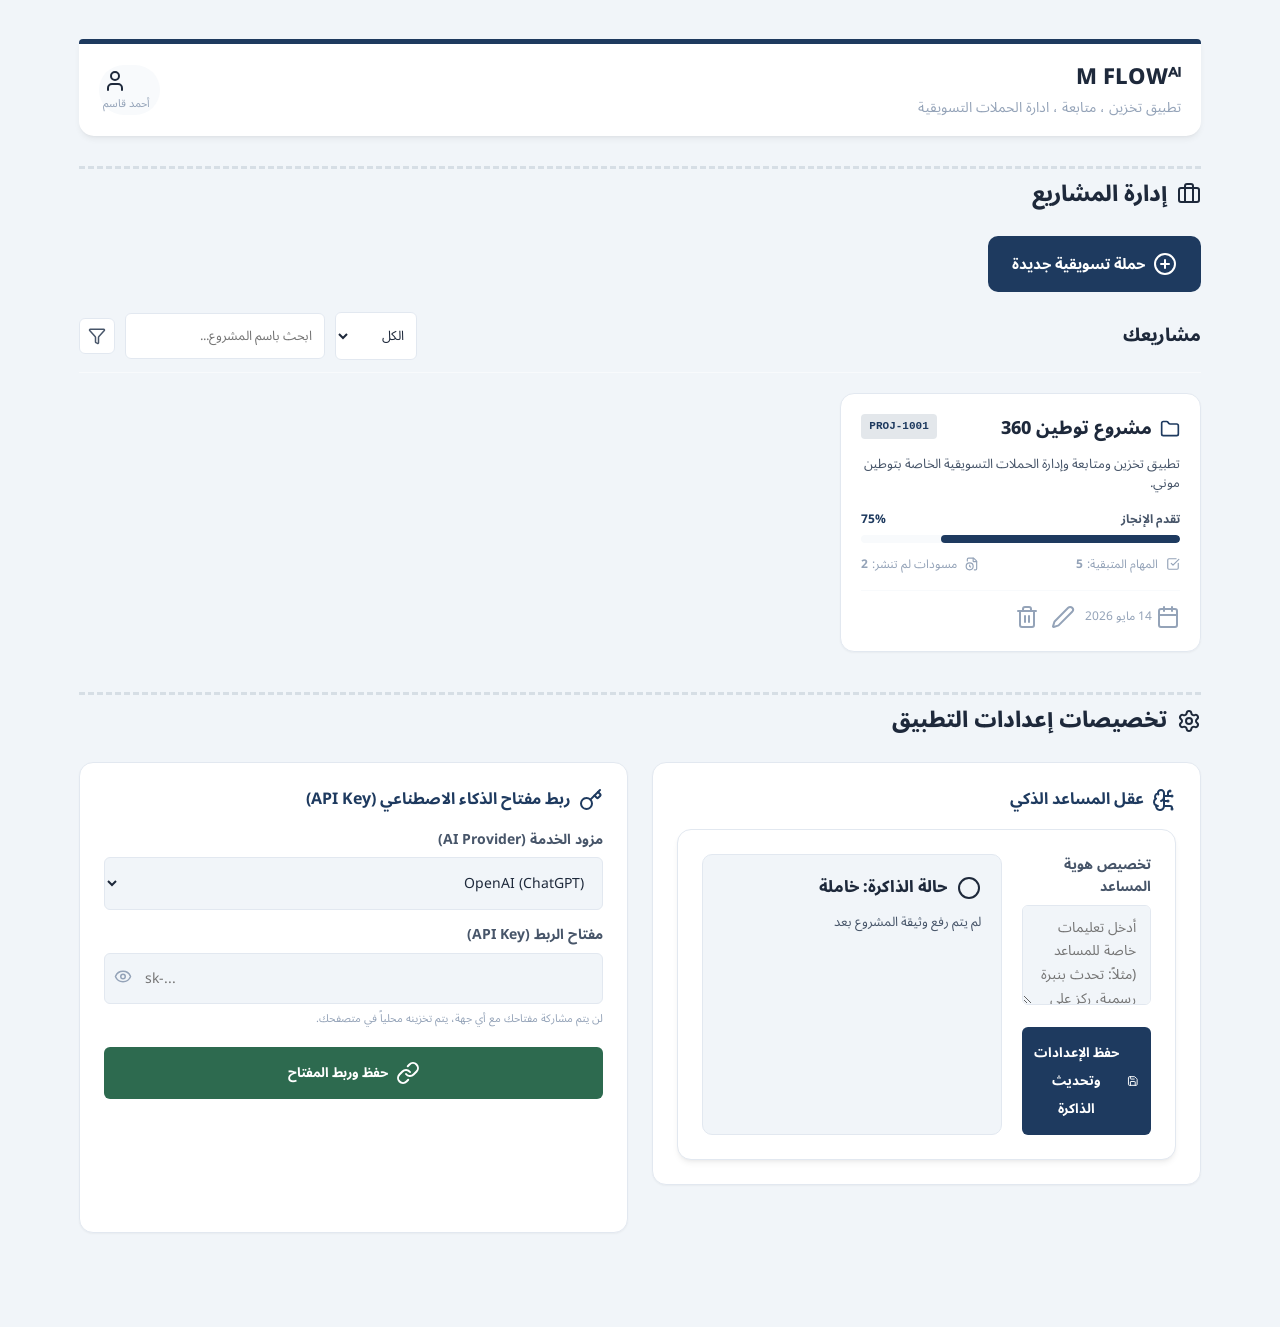
<file: index.html>
<!DOCTYPE html>
<html lang="ar" dir="rtl">
<head>
    <meta charset="UTF-8">
    <meta name="viewport" content="width=device-width, initial-scale=1.0">
    <title>M FLOWᴬᴵ </title>

    <link rel="preconnect" href="https://fonts.googleapis.com">
    <link rel="preconnect" href="https://fonts.gstatic.com" crossorigin>
    <link href="https://fonts.googleapis.com/css2?family=Noto+Sans+Arabic:wght@300;400;500;600;700;800;900&display=swap" rel="stylesheet">
    <link rel="stylesheet" href="https://cdnjs.cloudflare.com/ajax/libs/font-awesome/6.5.1/css/all.min.css">
    <link rel="stylesheet" href="css/style.css">
    <style>
        /* Responsive and Custom Styles for Index Page */
        .dashboard-sections { display: grid; grid-template-columns: 1fr; gap: 40px; margin-top: 30px; }
        .projects-actions { margin-bottom: 20px; }
        .btn-new-project { display: flex; align-items: center; gap: 8px; font-weight: bold; font-family: 'Noto Sans Arabic', sans-serif; padding: 12px 24px; border-radius: var(--radius-sm); border: none; background: var(--primary); color: white; cursor: pointer; transition: 0.3s; font-size: 15px; }
        .btn-new-project:hover { filter: brightness(1.1); transform: translateY(-1px); }

        .projects-grid { display: grid; grid-template-columns: repeat(auto-fill, minmax(300px, 1fr)); gap: 20px; }
        .project-card { background: var(--surface); border: 1px solid var(--border); border-radius: var(--radius); padding: 20px; box-shadow: var(--shadow-sm); transition: 0.3s; cursor: pointer; }
        .project-card:hover { border-color: var(--primary); box-shadow: var(--shadow-md); transform: translateY(-2px); }
        .project-card-header { display: flex; justify-content: space-between; align-items: start; margin-bottom: 12px; }
        .project-title { font-size: 18px; font-weight: 800; color: var(--text); }
        .project-title-icon { color: var(--primary); margin-left: 8px; width: 20px; height: 20px; display: inline-block; vertical-align: middle; }
        .project-badge { font-size: 11px; font-family: monospace; background: var(--primary-glow); color: var(--primary); padding: 4px 8px; border-radius: 4px; font-weight: bold; }
        .project-desc { font-size: 13px; color: var(--text-secondary); margin-bottom: 16px; line-height: 1.5; }
        .project-footer { display: flex; gap: 8px; border-top: 1px solid var(--border-light); padding-top: 12px; }
        .project-date { font-size: 12px; color: var(--text-muted); display: flex; align-items: center; gap: 4px; }
        
        /* Project Stats Details */
        .project-stats { margin-bottom: 16px; }
        .project-stats-header { display: flex; justify-content: space-between; font-size: 12px; font-weight: bold; margin-bottom: 6px; color: var(--text-secondary); }
        .project-progress-bar { width: 100%; background-color: var(--border-light); height: 8px; border-radius: 4px; overflow: hidden; margin-bottom: 12px; }
        .project-progress-fill { width: 75%; background-color: var(--primary); height: 100%; border-radius: 4px; }
        .project-stats-info { display: flex; justify-content: space-between; font-size: 12px; color: var(--text-muted); }
        .project-stat-item { display: flex; align-items: center; gap: 4px; }

        .settings-grid { display: grid; grid-template-columns: repeat(auto-fit, minmax(400px, 1fr)); gap: 24px; }
        .settings-card { background: var(--surface); border: 1px solid var(--border); border-radius: var(--radius); padding: 24px; box-shadow: var(--shadow-sm); }
        .settings-card-title { font-size: 16px; font-weight: 700; margin-bottom: 16px; display: flex; align-items: center; gap: 8px; color: var(--primary); }
        .btn-settings { width: 100%; padding: 12px; border: none; border-radius: var(--radius-xs); font-family: 'Noto Sans Arabic', sans-serif; font-weight: 700; cursor: pointer; display: flex; align-items: center; justify-content: center; gap: 8px; transition: 0.3s; color: white; }
        .btn-settings-primary { background: var(--primary); }
        .btn-settings-primary:hover { filter: brightness(1.1); }
        .btn-settings-secondary { background: var(--secondary); margin-top: 20px; }
        .btn-settings-secondary:hover { filter: brightness(1.1); }

        .select-pointer { cursor: pointer; }
        .input-wrapper { position: relative; }
        .input-ltr-icon { padding-left: 40px; direction: ltr; }
        .btn-toggle-visibility { position: absolute; left: 10px; top: 50%; transform: translateY(-50%); background: none; border: none; cursor: pointer; color: var(--text-muted); }
        .icon-sm { width: 18px; height: 18px; }
        .settings-hint { font-size: 11px; color: var(--text-muted); margin-top: 6px; }

        .custom-modal-overlay { display: none; position: fixed; top: 0; left: 0; width: 100%; height: 100%; background: rgba(0,0,0,0.5); z-index: 2000; align-items: center; justify-content: center; backdrop-filter: blur(4px); }
        .custom-modal-content { background: var(--surface); padding: 24px; border-radius: var(--radius); width: 90%; max-width: 600px; box-shadow: var(--shadow-lg); max-height: 90vh; overflow-y: auto; }
        .custom-modal-header { margin-bottom: 20px; font-size: 18px; font-weight: 800; display: flex; align-items: center; gap: 8px; color: var(--primary); }
        .modal-grid { display: grid; grid-template-columns: 1fr 1fr; gap: 16px; }
        .col-span-full { grid-column: 1 / -1; }
        .mt-10 { margin-top: 10px; }
        .required-asterisk { color: #ef4444; }
        .input-readonly { background: var(--border-light); color: var(--text-muted); font-family: monospace; font-weight: bold; }
        .textarea-min-h { min-height: 80px; }
        .section-subtitle { font-size: 14px; font-weight: 700; margin-bottom: 12px; color: var(--text-secondary); border-bottom: 1px solid var(--border); padding-bottom: 8px; }
        .icon-inline { width: 14px; height: 14px; display: inline-block; vertical-align: middle; margin-left: 4px; }
        .input-ltr { direction: ltr; text-align: left; }
        .custom-modal-actions { display: flex; gap: 12px; margin-top: 30px; }
        .btn-modal-primary { flex: 2; padding: 12px; background: var(--primary); color: white; border: none; border-radius: var(--radius-xs); font-family: 'Noto Sans Arabic', sans-serif; font-weight: 700; cursor: pointer; display: flex; align-items: center; justify-content: center; gap: 6px; transition: 0.3s; }
        .btn-modal-primary:hover { filter: brightness(1.1); }
        .btn-modal-secondary { flex: 1; padding: 12px; background: var(--bg); color: var(--text-secondary); border: 1px solid var(--border); border-radius: var(--radius-xs); font-family: 'Noto Sans Arabic', sans-serif; font-weight: 700; cursor: pointer; display: flex; align-items: center; justify-content: center; gap: 6px; transition: 0.3s; }
        .btn-modal-secondary:hover { background: #fee2e2; color: #c0392b; border-color: #fca5a5; }

        .projects-filter-row { display: flex; justify-content: space-between; align-items: center; margin-bottom: 20px; border-bottom: 1px solid var(--border-light); padding-bottom: 12px; }
        .projects-filter-title { font-size: 18px; font-weight: 800; color: var(--text); }
        .projects-filter-tools { display: flex; gap: 10px; align-items: center; }
        .filter-select { padding: 8px; border-radius: var(--radius-xs); border: 1px solid var(--border); font-family: 'Noto Sans Arabic', sans-serif; font-size: 13px; background: var(--surface); color: var(--text); outline: none; }
        .filter-search { padding: 8px 12px; border-radius: var(--radius-xs); border: 1px solid var(--border); font-family: 'Noto Sans Arabic', sans-serif; font-size: 13px; max-width: 200px; background: var(--surface); color: var(--text); outline: none; }
        .btn-icon-filter { background: var(--surface); border: 1px solid var(--border); border-radius: var(--radius-xs); width: 36px; height: 36px; display: flex; justify-content: center; align-items: center; cursor: pointer; color: var(--text-secondary); transition: 0.3s; }
        .btn-icon-filter:hover { background: var(--primary); color: white; border-color: var(--primary); }

        .project-header-actions { display: flex; align-items: center; gap: 6px; }
        .btn-card-action { background: none; border: none; cursor: pointer; color: var(--text-muted); display: flex; align-items: center; justify-content: center; width: 28px; height: 28px; border-radius: 4px; transition: 0.3s; }
        .btn-card-action.btn-edit:hover { background: #e0f2fe; color: #0284c7; }
        .btn-card-action.btn-delete:hover { background: #fee2e2; color: #ef4444; }
        .btn-card-action i { width: 16px; height: 16px; pointer-events: none; }

        /* Responsive rules for 480px screens */
        @media (max-width: 480px) {
            .page-title h2 { font-size: 20px; }
            .section-title2 { font-size: 16px; }
            .project-title { font-size: 16px; }
            .custom-modal-header { font-size: 16px; }
            
            .projects-filter-row { flex-direction: column; align-items: flex-start; gap: 12px; }
            .projects-filter-tools { width: 100%; justify-content: space-between; }
            .filter-search { max-width: none; flex: 1; }
            
            .settings-grid { grid-template-columns: 1fr; gap: 16px; }
            .projects-grid { grid-template-columns: 1fr; gap: 16px; }
            .modal-grid { grid-template-columns: 1fr; gap: 12px; }
            .btn-new-project { width: 100%; justify-content: center; }
            .custom-modal-content { padding: 16px; width: 95%; }
            .project-card { padding: 16px; }
            .settings-card { padding: 16px; }
            .custom-modal-actions { flex-direction: column; }
            .btn-modal-primary, .btn-modal-secondary { flex: 1; width: 100%; }
        }
    </style>
</head>
<body>

<div class="app-container">
    <main class="main-content">
        <!-- Top Header -->
        <header class="top-header animate-in">
            <div class="page-title">
                <h2> M FLOWᴬᴵ</h2>
                <p>تطبيق تخزين ، متابعة ، ادارة الحملات التسويقية</p>
            </div>
             <div class="user-profile">
                     
                    <div class="user-info">
                        <div class="name"><i data-lucide="user" class="user-icon"></i></div>
                        <div class="role">أحمد قاسم</div>
                    </div>
                </div>
        </header>

       

        <div class="dashboard-sections">
            <!-- Section 1: Project Control -->
            <section class="projects-section animate-in delay-2">
                <h3 class="section-title2">
                    <i data-lucide="briefcase"></i>
                    إدارة المشاريع
                </h3>
                
                <div class="projects-container">
                    <!-- Header/Action -->
                    <div class="projects-actions">
                        <button class="btn-new-project" onclick="openNewProjectModal()">
                            <i data-lucide="plus-circle"></i>
                            حملة تسويقية جديدة
                        </button>
                    </div>

                    <!-- Filter Row -->
                    <div class="projects-filter-row">
                        <h4 class="projects-filter-title">مشاريعك</h4>
                        <div class="projects-filter-tools">
                            <select class="filter-select">
                                <option value="all">الكل</option>
                                <option value="active">النشطة</option>
                                <option value="completed">المكتملة</option>
                            </select>
                            <input type="text" class="filter-search" placeholder="ابحث باسم المشروع...">
                            <button class="btn-icon-filter"><i data-lucide="filter" class="icon-sm"></i></button>
                        </div>
                    </div>

                    <!-- Saved Projects Grid -->
                    <div class="projects-grid" id="savedProjectsGrid">
                        <!-- Example Project Card -->
                        <div class="project-card" onclick="goToProjectDashboard('PROJ-1001')">
                            <div class="project-card-header">
                                <h4 class="project-title"><i data-lucide="folder" class="project-title-icon"></i>مشروع توطين 360</h4>
								 <span class="project-badge">PROJ-1001</span>
                               
                            </div>
                            <p class="project-desc">تطبيق تخزين ومتابعة وإدارة الحملات التسويقية الخاصة بتوطين موني.</p>
                            
                            <!-- Project Stats -->
                            <div class="project-stats">
                                <div class="project-stats-header">
                                    <span>تقدم الإنجاز</span>
                                    <span style="color: var(--primary);">75%</span>
                                </div>
                                <div class="project-progress-bar">
                                    <div class="project-progress-fill"></div>
                                </div>
                                <div class="project-stats-info">
                                    <span class="project-stat-item"><i data-lucide="check-square" class="icon-inline"></i> المهام المتبقية: <strong>5</strong></span>
                                    <span class="project-stat-item"><i data-lucide="file-clock" class="icon-inline"></i> مسودات لم تنشر: <strong>2</strong></span>
                                </div>
                            </div>

                            <div class="project-footer">
                                <span class="project-date"><i data-lucide="calendar" class="project-date-icon"></i> 14 مايو 2026</span>
								  <button class="btn-card-action btn-edit" onclick="editProject(event, 'PROJ-1001')" title="تعديل"><i data-lucide="edit-2"></i></button>
                                    <button class="btn-card-action btn-delete" onclick="deleteProject(event, 'PROJ-1001')" title="حذف"><i data-lucide="trash-2"></i></button>
                            </div>
                        </div>
                    </div>
                </div>
            </section>

            <!-- Section 2: App Settings -->
            <section class="settings-section animate-in delay-3">
                <h3 class="section-title2">
                    <i data-lucide="settings"></i>
                    تخصيصات إعدادات التطبيق
                </h3>
                
                <div class="settings-grid">
                    <!-- AI Brain Config (Existing) -->
                    <div class="brain-section settings-card">
                        <h4 class="settings-card-title">
                            <i data-lucide="brain-circuit"></i>
                            عقل المساعد الذكي
                        </h4>
                        <div class="brain-container">
                            <div class="brain-config">
                                <div class="form-group">
                                    <label class="form-label">تخصيص هوية المساعد</label>
                                    <textarea id="brainInstructions" class="form-input" placeholder="أدخل تعليمات خاصة للمساعد (مثلاً: تحدث بنبرة رسمية، ركز على فوائد الاستدامة...)"></textarea>
                                </div>
                                
                                <button class="btn-settings btn-settings-primary" onclick="saveBrainConfig()">
                                    <i data-lucide="save"></i>
                                    حفظ الإعدادات وتحديث الذاكرة
                                </button>
                            </div>
                            <div class="brain-status" id="brainStatus"></div>
                        </div>
                    </div>

                    <!-- API Key AI Config -->
                    <div class="api-key-section settings-card">
                        <h4 class="settings-card-title">
                            <i data-lucide="key"></i>
                            ربط مفتاح الذكاء الاصطناعي (API Key)
                        </h4>
                        <div class="api-key-config">
                            <div class="form-group">
                                <label class="form-label">مزود الخدمة (AI Provider)</label>
                                <select class="form-input select-pointer" id="aiProvider">
                                    <option value="openai">OpenAI (ChatGPT)</option>
                                    <option value="anthropic">Anthropic (Claude)</option>
                                    <option value="google">Google (Gemini)</option>
                                </select>
                            </div>
                            <div class="form-group">
                                <label class="form-label">مفتاح الربط (API Key)</label>
                                <div class="input-wrapper">
                                    <input type="password" id="apiKeyInput" class="form-input input-ltr-icon" placeholder="sk-...">
                                    <button type="button" onclick="toggleApiKeyVisibility()" class="btn-toggle-visibility">
                                        <i data-lucide="eye" id="apiKeyEyeIcon" class="icon-sm"></i>
                                    </button>
                                </div>
                                <p class="settings-hint">لن يتم مشاركة مفتاحك مع أي جهة، يتم تخزينه محلياً في متصفحك.</p>
                            </div>
                            <button class="btn-settings btn-settings-secondary" onclick="saveApiKey()">
                                <i data-lucide="link"></i>
                                حفظ وربط المفتاح
                            </button>
                        </div>
                    </div>
                </div>
            </section>
        </div>
    </main>
</div>

<!-- New Project Modal -->
<div id="newProjectModal" class="custom-modal-overlay">
    <div class="custom-modal-content">
        <h3 class="custom-modal-header">
            <i data-lucide="plus-circle"></i>
            إنشاء حملة تسويقية لمشروع جديد
        </h3>
        
        <div class="modal-grid">
            <div class="form-group col-span-full">
                <label class="form-label">اسم المشروع <span class="required-asterisk">*</span></label>
                <input type="text" class="form-input" id="newProjectName" placeholder="أدخل اسم المشروع أو الحملة">
            </div>
            
            <div class="form-group">
                <label class="form-label">رقم المشروع (آلي)</label>
                <input type="text" class="form-input input-readonly" id="newProjectNumber" readonly>
            </div>
            
            <div class="form-group">
                <label class="form-label">تاريخ البدء المتوقع</label>
                <input type="date" class="form-input" id="newProjectDate">
            </div>

            <div class="form-group col-span-full">
                <label class="form-label">وصف المشروع</label>
                <textarea class="form-input textarea-min-h" id="newProjectDesc" placeholder="نبذة مختصرة عن المشروع وأهداف الحملة..."></textarea>
            </div>

            <!-- Marketing Customization Fields -->
            <div class="form-group col-span-full mt-10">
                <h4 class="section-subtitle">تخصيصات الحملة والروابط</h4>
            </div>

            <div class="form-group">
                <label class="form-label"><i data-lucide="globe" class="icon-inline"></i>رابط الموقع الإلكتروني</label>
                <input type="url" class="form-input input-ltr" id="newProjectWeb" placeholder="https://...">
            </div>

            <div class="form-group">
                <label class="form-label"><i data-lucide="instagram" class="icon-inline"></i>رابط الانستجرام</label>
                <input type="url" class="form-input input-ltr" id="newProjectInsta" placeholder="https://instagram.com/...">
            </div>

            <div class="form-group">
                <label class="form-label"><i data-lucide="twitter" class="icon-inline"></i>رابط منصة X (تويتر)</label>
                <input type="url" class="form-input input-ltr" id="newProjectX" placeholder="https://x.com/...">
            </div>

            <div class="form-group">
                <label class="form-label"><i data-lucide="target" class="icon-inline"></i>الجمهور المستهدف</label>
                <input type="text" class="form-input" id="newProjectAudience" placeholder="مثال: الشباب، رواد الأعمال، السيدات...">
            </div>

            <div class="form-group col-span-full">
                <label class="form-label"><i data-lucide="file-text" class="icon-inline"></i>وثيقة المشروع أو الهوية البصرية (رابط الدرايف)</label>
                <input type="url" class="form-input input-ltr" id="newProjectDocLink" placeholder="رابط مجلد Google Drive أو ملف PDF...">
            </div>
        </div>

        <div class="custom-modal-actions">
            <button class="btn-modal-primary" onclick="saveNewProject()">
                <i data-lucide="check-circle"></i>
                حفظ وإنشاء المشروع
            </button>
           <button class="btn-modal-secondary" onclick="closeNewProjectModal()">
                <i data-lucide="x"></i>
                إلغاء
            </button>
        </div>
    </div>
</div>

<script>
    function openNewProjectModal(isEdit = false) {
        document.getElementById('newProjectModal').style.display = 'flex';
        const header = document.querySelector('.custom-modal-header');
        
        if (!isEdit) {
            header.innerHTML = '<i data-lucide="plus-circle"></i> إنشاء حملة تسويقية لمشروع جديد';
            document.getElementById('newProjectName').value = '';
            document.getElementById('newProjectDate').value = '';
            document.getElementById('newProjectDesc').value = '';
            const randId = Math.floor(1000 + Math.random() * 9000);
            document.getElementById('newProjectNumber').value = 'PROJ-' + randId;
        } else {
            header.innerHTML = '<i data-lucide="edit-3"></i> تعديل بيانات الحملة والمشروع';
        }
        if (window.lucide) lucide.createIcons();
    }

    function editProject(e, id) {
        e.stopPropagation();
        openNewProjectModal(true);
        // تعبئة البيانات (محاكاة)
        document.getElementById('newProjectName').value = 'مشروع توطين 360';
        document.getElementById('newProjectNumber').value = id;
        document.getElementById('newProjectDesc').value = 'تطبيق تخزين ومتابعة وإدارة الحملات التسويقية الخاصة بتوطين موني.';
        document.getElementById('newProjectWeb').value = 'https://tawteen360.com';
    }

    function deleteProject(e, id) {
        e.stopPropagation();
        if(confirm('هل أنت متأكد من رغبتك في حذف هذا المشروع نهائياً؟')) {
            alert('تم حذف المشروع بنجاح!');
        }
    }

    function closeNewProjectModal() {
        document.getElementById('newProjectModal').style.display = 'none';
    }

    function saveNewProject() {
        const name = document.getElementById('newProjectName').value;
        if(!name) {
            alert('يرجى إدخال اسم المشروع أولاً.');
            return;
        }
        alert('تم إنشاء المشروع بنجاح!');
        closeNewProjectModal();
        // يمكن لاحقاً إضافة الكارت الجديد برمجياً هنا
    }

    function goToProjectDashboard(id) {
        // توجيه المستخدم لصفحة لوحة التحكم الحقيقية
        window.location.href = 'dashboard.html?project=' + id;
    }

    function toggleApiKeyVisibility() {
        const input = document.getElementById('apiKeyInput');
        const icon = document.getElementById('apiKeyEyeIcon');
        if (input.type === 'password') {
            input.type = 'text';
            icon.setAttribute('data-lucide', 'eye-off');
        } else {
            input.type = 'password';
            icon.setAttribute('data-lucide', 'eye');
        }
        if (window.lucide) lucide.createIcons();
    }

    function saveApiKey() {
        const key = document.getElementById('apiKeyInput').value;
        if(!key) {
            alert('يرجى إدخال مفتاح الـ API');
            return;
        }
        alert('تم حفظ وربط المفتاح بنجاح!');
    }
</script>

<!-- Toast Container -->
<div class="toast-container" id="toastContainer"></div>

<script type="module" src="js/app.js"></script>
<script src="lucide.min.js"></script>

</body>
</html>
</file>
<file: css/style.css>
:root {
    /* القيم الأصلية */
    --primary: #1e3a5f;
    --primary-light: #2c5282;
    --primary-dark: #152a45;
    --primary-glow: rgba(30, 58, 95, 0.12);
    --secondary: #2d6a4f;
    --secondary-light: #40916c;
    --secondary-glow: rgba(45, 106, 79, 0.12);
    --bg: #f1f5f9;
    --surface: #ffffff;
    --text: #1e293b;
    --text-secondary: #475569;
    --text-muted: #94a3b8;
    --border: #e2e8f0;
    --border-light: #f8fafc;
    --shadow-sm: 0 1px 2px 0 rgb(0 0 0 / 0.04);
    --shadow: 0 4px 6px -1px rgb(0 0 0 / 0.06), 0 2px 4px -2px rgb(0 0 0 / 0.06);
    --shadow-md: 0 10px 15px -3px rgb(0 0 0 / 0.08), 0 4px 6px -4px rgb(0 0 0 / 0.08);
    --shadow-lg: 0 20px 25px -5px rgb(0 0 0 / 0.08), 0 8px 10px -6px rgb(0 0 0 / 0.08);
    --radius: 14px;
    --radius-sm: 10px;
    --radius-xs: 6px;
    --transition: all 0.3s cubic-bezier(0.4, 0, 0.2, 1);

    
    --blue-dark: #30629e;      
    --red-dark: #af2c2c;       
    --green-dark: #228046;     
    --yellow-dark: #a8743a;     
    
    /* نسخ شفافة (Glow) للألوان الجديدة للاستخدام في الخلفيات البسيطة */
    --blue-glow: rgba(29, 78, 137, 0.1);
    --red-glow: rgba(153, 27, 27, 0.1);
    --green-glow: rgba(22, 101, 52, 0.1);
    --yellow-glow: rgba(133, 77, 14, 0.1);
}

        * { margin: 0; padding: 0; box-sizing: border-box; }

        body {
            font-family: 'Noto Sans Arabic', sans-serif;
            background: var(--bg);
            color: var(--text);
            line-height: 1.6;
            overflow-x: hidden;
			max-width:1200px;
			margin:0 auto;
			padding:15px;
			padding-bottom:70px;
        }

        ::-webkit-scrollbar { width: 6px; height: 6px; }
        ::-webkit-scrollbar-track { background: var(--bg); }
        ::-webkit-scrollbar-thumb { background: var(--primary); border-radius: 4px; }

        .app-container { display: flex; min-height: 100vh; }

        .main-content {
            flex: 1;
            padding: 24px;
            max-width: 100%;
            width: 100%;
        }

        /* Top Header */
        .top-header {
            display: flex;
            justify-content: space-between;
            align-items: center;
            margin-bottom: 24px;
            padding: 16px 20px;
			border-top: 5px solid var(--primary) ;
            background: var(--surface);
            border-radius: 4px 4px 15px 15px;
            box-shadow: var(--shadow);
            flex-wrap: wrap;
            gap: 12px;
        }

        .page-title h2 {
            font-size: 22px;
            font-weight: 800;
            color: var(--text);
            margin-bottom: 2px;
            display: flex;
            align-items: center;
            gap: 8px;
        }
        .page-title h2 i { color: var(--primary); }
        .page-title p {
            color: var(--text-muted);
            font-size: 14px;
        }

        .header-actions {
            display: flex;
            align-items: center;
            gap: 12px;
        }

        .btn-icon {
            width: 36px;
            height: 36px;
            border-radius: var(--radius-sm);
            border: 1px solid var(--border);
            background: var(--surface);
            color: var(--text-secondary);
            cursor: pointer;
            display: flex;
            align-items: center;
            justify-content: center;
            font-size: 15px;
            transition: var(--transition);
            position: relative;
        }
        .btn-icon:hover {
            background: var(--primary);
            color: white;
            border-color: var(--primary);
            transform: translateY(-2px);
        }
        .btn-icon.active {
            background: var(--primary);
            color: white;
            border-color: var(--primary);
        }

        .notification-badge {
            position: absolute;
            top: -3px;
            left: -3px;
            width: 16px;
            height: 16px;
            background: #c0392b;
            color: white;
            font-size: 9px;
            font-weight: 700;
            border-radius: 50%;
            display: flex;
            align-items: center;
            justify-content: center;
            border: 2px solid white;
        }

        .user-profile {
            display: flex;
            align-items: center;
            gap: 10px;
            padding: 4px 10px 4px 4px;
            background: var(--border-light);
            border-radius: 50px;
            cursor: pointer;
            transition: var(--transition);
        }
        .user-profile:hover { background: var(--border); }

        .user-avatar {
            width: 32px;
            height: 32px;
            border-radius: 50%;
            background: linear-gradient(135deg, var(--primary), var(--secondary));
            display: flex;
            align-items: center;
            justify-content: center;
            color: white;
            font-weight: 700;
            font-size: 12px;
        }

        .user-info { line-height: 1.2; }
        .user-info .name { font-weight: 700; font-size: 13px; text-align:left; }
        .user-info .role { font-size: 11px; color: var(--text-muted); }
		
		 .page-header {
            display: flex;
            align-items: center;
            gap: 16px;
            margin-bottom: 24px;
        }
        .page-s {
            width: 40px;
            height: 40px;
            border-radius: var(--radius-xs);
            background: var(--surface);
            border: 1px solid var(--border);
            display: flex;
            align-items: center;
            justify-content: center;
            
            transition: var(--transition);
            color: var(--text);
            
        }
        .page-title-icon {
            width: 38px;
            height: 38px;
             color: var(--primary);
        }
		
		

        /* Section Title */
        .section-title {
            font-size: 22px;
            font-weight: 800;
            margin-bottom: 24px;
            display: flex;
            align-items: center;
            gap: 8px;
            color: var(--text);
        }
        .section-title i { color: var(--primary); font-size: 26px; }
		
		.section-title2 {
            font-size: 22px;
            font-weight: 800;
            margin-bottom: 24px;
            display: flex;
            align-items: center;
            gap: 10px;
            color: var(--text);
			padding-top:8px;
			border-top:3px dashed  var(--primary-glow);
        }
        .section-title2 i { color: var(--primary); font-size: 26px; }

        /* Social Radar */
        .social-radar {
            display: grid;
            grid-template-columns: repeat(auto-fit, minmax(360px, 1fr));
            gap: 20px;
            margin-bottom: 48px;
        }

        .social-summary {
            grid-column: 1 / -1;
            background: linear-gradient(135deg, var(--primary), var(--primary-light));
            color: white;
            padding: 24px;
            border-radius: var(--radius);
            display: flex;
            align-items: center;
            justify-content: space-between;
            flex-wrap: wrap;
            gap: 20px;
            box-shadow: var(--shadow-md);
        }

        .summary-main {
            display: flex;
            align-items: center;
            gap: 16px;
        }

        .summary-icon {
            width: 60px;
            height: 60px;
            background: rgba(255,255,255,0.12);
            border-radius: var(--radius-sm);
            display: flex;
            align-items: center;
            justify-content: center;
            font-size: 27px;
            backdrop-filter: blur(4px);
        }

        .summary-title {
            font-size: 19px;
            font-weight: 800;
            margin-bottom: 2px;
        }
        .summary-sub {
            font-size: 15px;
            opacity: 0.85;
        }

        .summary-stats {
            display: flex;
            align-items: center;
            gap: 20px;
        }

        .stat-box {
            text-align: center;
        }
        .stat-value {
            font-size: 30px;
            font-weight: 900;
            line-height: 1;
            margin-bottom: 4px;
        }
        .stat-value.warning { color: #fcd34d; }
        .stat-label {
            font-size: 12px;
            opacity: 0.85;
            font-weight: 500;
        }

        .stat-divider {
            width: 1px;
            height: 40px;
            background: rgba(255,255,255,0.2);
        }

        .social-card {
            background: var(--surface);
            border-radius: var(--radius);
            padding: 25px;
            box-shadow: var(--shadow);
            transition: var(--transition);
            position: relative;
            overflow: hidden;
            border: 1px solid var(--border);
        }
        .social-card::after {
            content: '';
            position: absolute;
            top: 0;
            left: 0;
            width: 100%;
            height: 4px;
            background: var(--card-color);
            opacity: 0;
            transition: opacity 0.3s;
        }
        .social-card:hover {
            transform: translateY(-4px);
            box-shadow: var(--shadow-md);
        }
        .social-card:hover::after { opacity: 1; }

        .social-header {
            display: flex;
            justify-content: space-between;
            align-items: center;
            margin-bottom: 15px;
        }

        .social-icon {
            width: 55px;
            height: 55px;
            border-radius: var(--radius-xs);
            display: flex;
            align-items: center;
            justify-content: center;
            font-size: 32px;
            background: var(--card-bg);
            color: var(--card-color);
            flex-shrink: 0;
        }

        .social-icon i {
            display: inline-flex;
            align-items: center;
            justify-content: center;
        }

        .social-percent {
            font-size: 25px;
            font-weight: 800;
            color: var(--card-color);
            line-height: 1;
        }

        .social-name {
            font-size: 17px;
            font-weight: 700;
            color: var(--text-secondary);
            margin-bottom: 10px;
        }

        .progress-track {
            height: 6px;
            background: var(--border-light);
            border-radius: 3px;
            overflow: hidden;
            position: relative;
            margin-bottom: 10px;
        }

        .progress-fill {
            height: 100%;
            background: linear-gradient(90deg, var(--card-color), var(--card-color-light));
            border-radius: 3px;
            transition: width 1s cubic-bezier(0.4, 0, 0.2, 1);
            position: relative;
        }
        .progress-fill::after {
            content: '';
            position: absolute;
            top: 0;
            right: 0;
            height: 100%;
            width: 20px;
            background: linear-gradient(90deg, transparent, rgba(255,255,255,0.3));
            animation: shimmer 2s infinite;
        }

        @keyframes shimmer {
            0% { transform: translateX(-20px); }
            100% { transform: translateX(20px); }
        }

        .social-stats-row {
            display: flex;
            justify-content: space-between;
            font-size: 15px;
            margin-bottom: 4px;
        }
        .social-stats-row .label { color: var(--text-muted); }
        .social-stats-row .value { font-weight: 700; color: var(--text); }
        .social-stats-row .value.unpublished { color: #c0392b; }

        .social-link-row {
            margin-top: 10px;
            display: flex;
            gap: 6px;
            align-items: center;
        }

        .link-input {
            flex: 1;
            padding: 10px 10px;
            border: 1px solid var(--border);
            border-radius: var(--radius-xs);
            font-family: 'Noto Sans Arabic', sans-serif;
            font-size: 13px;
            background: var(--bg);
            color: var(--text);
            display: none;
        }
        .link-input.visible { display: block; }

        .saved-link {
            flex: 1;
            font-size: 13px;
            color: var(--primary);
            text-decoration: none;
            background: var(--primary-glow);
            padding: 6px 10px;
            border-radius: var(--radius-xs);
            overflow: hidden;
            text-overflow: ellipsis;
            white-space: nowrap;
            display: none;
        }
        .saved-link.visible { display: block; }

        .btn-add-link {
            padding: 8px 12px;
            border: 1px dashed var(--border);
            background: var(--bg);
            border-radius: var(--radius-xs);
            font-family: 'Noto Sans Arabic', sans-serif;
            font-size: 12px;
            font-weight: 500;
            cursor: pointer;
            color: var(--text-secondary);
            transition: var(--transition);
            white-space: nowrap;
            display: flex;
            align-items: center;
            gap: 4px;
        }
        .btn-add-link:hover {
            border-color: var(--primary);
            color: var(--primary);
            background: var(--primary-glow);
        }

        /* Dashboard Grid */
        .dashboard-grid {
            display: grid;
            grid-template-columns: 1fr 1.2fr;
            gap: 20px;
            margin-bottom: 48px;
            align-items: start;
        }

        /* Calendar Widget */
        .calendar-widget {
            background: var(--surface);
            border-radius: var(--radius);
            padding: 30px;
            box-shadow: var(--shadow);
            border: 1px solid var(--border);
			height:100%;
        }

        .widget-header-row {
            display: flex;
            justify-content: space-between;
            align-items: center;
            margin-bottom: 24px;
            flex-wrap: wrap;
            gap: 10px;
        }

        .widget-header-row .section-title {
            margin-bottom: 0;
        }

        /* View Toggle (Radio Segmented Control) */
        .view-toggle {
            display: flex;
            background: var(--bg);
            padding: 4px;
            border-radius: var(--radius-sm);
            border: 1px solid var(--border);
            gap: 4px;
        }

        .view-toggle input[type="radio"] {
            display: none;
        }

        .view-toggle label {
            padding: 6px 16px;
            font-size: 13px;
            font-weight: 700;
            color: var(--text-secondary);
            cursor: pointer;
            border-radius: var(--radius-xs);
            transition: var(--transition);
            display: flex;
            align-items: center;
            gap: 6px;
        }

        .view-toggle input[type="radio"]:checked + label {
            background: var(--surface);
            color: var(--primary);
            box-shadow: var(--shadow-sm);
        }

        .calendar-header {
            display: flex;
            justify-content: space-between;
            align-items: center;
            margin-bottom: 16px;
        }

        .calendar-nav { display: flex; gap: 6px; }

        .cal-btn {
            width: 32px;
            height: 32px;
            border: 1px solid var(--border);
            background: var(--surface);
            border-radius: var(--radius-xs);
            cursor: pointer;
            display: flex;
            align-items: center;
            justify-content: center;
            color: var(--text-secondary);
            font-size: 14px;
            transition: var(--transition);
        }
        .cal-btn:hover {
            background: var(--primary);
            color: white;
            border-color: var(--primary);
        }

        .month-year {
            font-size: 16px;
            font-weight: 500;
            color: var(--text);
        }

        .weekdays {
            display: grid;
            grid-template-columns: repeat(7, 1fr);
            gap: 0px;
            margin-bottom: 14px;
        }

        .weekday {
            text-align: center;
            font-size: 12px;
            font-weight: 500;
            color: var(--text-muted);
            padding: 0px;
        }

        .days-grid {
            display: grid;
            grid-template-columns: repeat(7, 1fr);
            gap: 6px;
        }

        .day-cell {
            aspect-ratio: 1;
			width: 50px;
            display: flex;
            flex-direction: column;
            align-items: center;
            justify-content: center;
            border-radius: var(--radius-xs);
            cursor: pointer;
            position: relative;
            font-size: 16px;
            font-weight: 800;
            color: var(--text-secondary);
            transition: var(--transition);
            border: 1px solid transparent;
            padding-bottom: 5px;
        }
        .day-cell:hover {
            background: var(--primary-glow);
            color: var(--primary);
            border-color: var(--primary);
            transform: scale(1.05);
        }
        .day-cell.active {
            border-color: var(--border);
            color: var(--primary);
            box-shadow: var(--shadow-md);
        }
        .day-cell.other-month {
            color: var(--text-muted);
            opacity: 0.4;
            font-weight: 400;
            font-size: 14px;
        }
        .day-cell.today {
            border-color: var(--primary);
             color: var(--primary);
        }
        .day-cell.has-event {
            background: linear-gradient(135deg, #f4f1e7, #f4e9e6);
            
            color: #92400e;
            font-weight: 900;
        }
        .day-cell.has-event.active {
            
            border-color: var(--primary);
        }

        .day-dots {
            display: flex;
            gap: 3px;
            margin-top: 2px;
            position: absolute;
            bottom: 4px;
        }

        .dot {
            width: 5px;
            height: 5px;
            border-radius: 50%;
        }
        .dot.blue { background: var(--blue-dark); }
        .dot.green { background: var(--green-dark); }
        .dot.orange { background: var(--yellow-dark); }

        .calendar-legend {
            display: flex;
            gap: 12px;
            margin-top: 12px;
            padding-top: 12px;
            border-top: 1px solid var(--border);
            font-size: 11px;
        }

        .legend-item {
            display: flex;
            align-items: center;
            gap: 4px;
            color: var(--text-muted);
        }

        /* Events Section inside Calendar */
        .events-section {
            margin-top: 16px;
            padding-top: 16px;
            border-top: 2px solid var(--border-light);
        }

        .events-header {
            display: flex;
            justify-content: space-between;
            align-items: center;
            margin-bottom: 12px;
        }

        .events-header h4 {
            font-size: 14px;
            font-weight: 800;
            color: var(--text);
            display: flex;
            align-items: center;
            gap: 6px;
        }
        .events-header h4 i { color: #f59e0b; }

        .btn-add-event {
            padding: 6px 12px;
            background: var(--secondary);
            color: white;
            border: none;
            border-radius: var(--radius-xs);
            font-family: 'Noto Sans Arabic', sans-serif;
            font-size: 12px;
            font-weight: 500;
            cursor: pointer;
            transition: var(--transition);
            display: flex;
            align-items: center;
            gap: 4px;
        }
        .btn-add-event:hover {
            filter: brightness(1.1);
            transform: translateY(-1px);
        }

        .events-list {
            display: flex;
            flex-direction: column;
            gap: 8px;
            max-height: 180px;
            overflow-y: auto;
            padding-left: 4px;
        }

        .event-item {
            display: flex;
            align-items: center;
            gap: 10px;
            padding: 10px 12px;
            background: var(--bg);
            border-radius: var(--radius-xs);
            border-right: 3px solid var(--event-color, var(--primary));
            transition: var(--transition);
        }
        .event-item:hover {
            background: var(--border-light);
            transform: translateX(-2px);
        }

        .event-date {
            min-width: 44px;
            height: 44px;
            background: var(--event-color, var(--primary));
            color: white;
            border-radius: var(--radius-xs);
            display: flex;
            flex-direction: column;
            align-items: center;
            justify-content: center;
            font-size: 11px;
            font-weight: 500;
            line-height: 1.2;
        }
        .event-date span { font-size: 16px; font-weight: 900; }

        .event-info { flex: 1; }
        .event-info .event-title {
            font-size: 13px;
            font-weight: 700;
            color: var(--text);
            margin-bottom: 2px;
        }
        .event-info .event-type {
            font-size: 11px;
            color: var(--text-muted);
            display: flex;
            align-items: center;
            gap: 4px;
        }

        .btn-delete-event {
            width: 24px;
            height: 24px;
            border: none;
            background: transparent;
            color: var(--text-muted);
            cursor: pointer;
            border-radius: 4px;
            display: flex;
            align-items: center;
            justify-content: center;
            font-size: 12px;
            transition: var(--transition);
        }
        .btn-delete-event:hover {
            background: #fee2e2;
            color: #c0392b;
        }

        /* Post Widget */
        .post-widget {
            background: var(--surface);
            border-radius: var(--radius);
            padding: 20px;
            box-shadow: var(--shadow);
            border: 1px solid var(--border);
            display: flex;
            flex-direction: column;
        }

        .widget-header {
            display: flex;
            justify-content: space-between;
            align-items: center;
            margin-bottom: 16px;
        }

        .badge {
            padding: 4px 10px;
            border-radius: 50px;
            font-size: 11px;
            font-weight: 700;
            display: inline-flex;
            align-items: center;
            gap: 4px;
        }
        .badge-primary {
            background: var(--primary-glow);
            color: var(--primary);
        }

        .media-display {
            width: 100%;
            height: 240px;
            border-radius: var(--radius-sm);
            overflow: hidden;
            position: relative;
            margin-bottom: 16px;
            border: 1px solid var(--border);
            background: var(--bg);
        }

        .media-display img {
            width: 100%;
            height: 100%;
            object-fit: cover;
            display: block;
        }

        .media-display .media-overlay {
            position: absolute;
            bottom: 0;
            left: 0;
            right: 0;
            padding: 14px;
            background: linear-gradient(transparent, rgba(21, 42, 69, 0.85));
            display: flex;
            justify-content: center;
            gap: 10px;
        }

        .btn-media-action {
            padding: 8px 16px;
            border-radius: var(--radius-xs);
            font-family: 'Noto Sans Arabic', sans-serif;
            font-size: 13px;
            font-weight: 700;
            cursor: pointer;
            transition: var(--transition);
            display: flex;
            align-items: center;
            gap: 6px;
            border: none;
            backdrop-filter: blur(4px);
        }
        .btn-media-action.download {
            background: rgba(255,255,255,0.95);
            color: var(--primary);
        }
        .btn-media-action.download:hover {
            background: var(--primary);
            color: white;
        }

        .form-group { margin-bottom: 14px; }

        .form-label {
            display: block;
            font-size: 14px;
            font-weight: 700;
            color: var(--text-secondary);
            margin-bottom: 6px;
            display: flex;
            align-items: center;
            gap: 4px;
        }
		.label-span  {            
            font-size: 12px;
            font-weight: 500;
            color: var(--text-secondary);
            margin-right: 10px;
        }
		
		

        .form-input {
            width: 100%;
            padding: 10px 14px;
            border: 1px solid var(--border);
            border-radius: var(--radius-xs);
            font-family: 'Noto Sans Arabic', sans-serif;
            font-size: 14px;
            transition: var(--transition);
            background: var(--bg);
            color: var(--text);
        }
        .form-input:focus {
            outline: none;
            border-color: var(--primary);
            box-shadow: 0 0 0 3px var(--primary-glow);
            background: var(--surface);
        }

        textarea.form-input {
            resize: vertical;
            min-height: 160px;
            line-height: 1.7;
        }

        .caption-actions {
            display: flex;
            justify-content: flex-end;
            margin-top: 6px;
            gap: 8px;
        }

        .btn-copy, .btn-ai-magic {
            padding: 6px 12px;
            border: 1px solid var(--border);
            background: var(--surface);
            border-radius: var(--radius-xs);
            font-family: 'Noto Sans Arabic', sans-serif;
            font-size: 12px;
            font-weight: 700;
            cursor: pointer;
            color: var(--text-secondary);
            transition: var(--transition);
            display: flex;
            align-items: center;
            gap: 4px;
        }
        .btn-copy:hover {
            background: var(--secondary);
            color: white;
            border-color: var(--secondary);
        }
        .btn-ai-magic {
            border-color: #8B5CF6;
            color: #8B5CF6;
            background: rgba(139, 92, 246, 0.05);
        }
        .btn-ai-magic:hover {
            background: #8B5CF6;
            color: white;
        }

        .platforms-grid {
            display: grid;
            grid-template-columns: repeat(3, 1fr);
            gap: 8px;
            margin-bottom: 16px;
        }

        .platform-check { position: relative; }

        .platform-check input {
            position: absolute;
            opacity: 0;
            width: 0;
            height: 0;
        }

        .platform-check label {
            display: flex;
            align-items: center;
            gap: 8px;
            padding: 10px 12px;
            border: 2px solid var(--border);
            border-radius: var(--radius-xs);
            cursor: pointer;
            transition: var(--transition);
            background: var(--bg);
            font-weight: 500;
            font-size: 12px;
            color: var(--text-secondary);
        }
        .platform-check label:hover {
            border-color: var(--primary);
            transform: translateY(-1px);
            box-shadow: var(--shadow-sm);
        }

        .platform-check input:checked + label {
            border-color: var(--secondary);
            background: var(--secondary-glow);
            color: var(--secondary);
            box-shadow: 0 0 0 2px var(--secondary-glow);
        }

        .platform-check input:checked + label i {
            animation: checkPop 0.4s ease;
        }

        @keyframes checkPop {
            0% { transform: scale(1); }
            50% { transform: scale(1.3); }
            100% { transform: scale(1); }
        }

        .platform-check .check-icon {
            margin-right: auto;
            opacity: 0;
            transition: opacity 0.3s;
            color: var(--secondary);
            font-size: 14px;
        }
        .platform-check input:checked + label .check-icon { opacity: 1; }

        .platform-icon {
            width: 26px;
            height: 26px;
            border-radius: 6px;
            display: flex;
            align-items: center;
            justify-content: center;
            font-size: 13px;
        }

        /* Media Vault */
        .vault-section { margin-bottom: 48px; }

        .vault-grid {
            display: grid;
            grid-template-columns: repeat(auto-fill, minmax(260px, 1fr));
            gap: 16px;
        }

        .vault-card {
            background: var(--surface);
            border-radius: var(--radius);
            padding: 24px;
            box-shadow: var(--shadow);
            border: 1px solid var(--border);
            transition: var(--transition);
            position: relative;
            overflow: hidden;
            display: flex;
            flex-direction: column;
        }
        .vault-card::before {
            content: '';
            position: absolute;
            top: 0;
            right: 0;
            width: 80px;
            height: 80px;
            background: linear-gradient(135deg, var(--card-accent), transparent);
            opacity: 0.06;
            border-bottom-left-radius: 100%;
        }
        .vault-card:hover {
            transform: translateY(-2px);
            box-shadow: var(--shadow-md);
            border-color: var(--card-accent);
        }

        .vault-header {
            display: flex;
            align-items: center;
            gap: 12px;
            margin-bottom: 14px;
        }

        .vault-icon {
            width: 44px;
            height: 44px;
            border-radius: var(--radius-xs);
            background: var(--card-accent-bg);
            color: var(--card-accent);
            display: flex;
            align-items: center;
            justify-content: center;
            font-size: 20px;
            flex-shrink: 0;
        }

        .vault-title-group { flex: 1; }
        .vault-title {
            font-size: 15px;
            font-weight: 800;
            margin-bottom: 2px;
            color: var(--text);
        }
        .vault-meta {
            font-size: 12px;
            color: var(--text-muted);
        }

        .vault-content-list {
            display: flex;
            flex-direction: column;
            gap: 6px;
            margin-bottom: 14px;
            max-height: 180px;
            overflow-y: auto;
        }

        .vault-content-item {
            display: flex;
            align-items: center;
            gap: 8px;
            padding: 8px 10px;
            background: var(--bg);
            border-radius: var(--radius-xs);
            border: 1px solid var(--border);
            transition: var(--transition);
        }
        .vault-content-item:hover {
            border-color: var(--primary);
            background: var(--primary-glow);
        }

        .vault-content-icon {
            width: 28px;
            height: 28px;
            border-radius: 4px;
            display: flex;
            align-items: center;
            justify-content: center;
            font-size: 12px;
            flex-shrink: 0;
            background: var(--item-bg);
            color: var(--item-color);
        }

        .vault-content-name {
            flex: 1;
            font-size: 12px;
            font-weight: 600;
            color: var(--text);
            overflow: hidden;
            text-overflow: ellipsis;
            white-space: nowrap;
        }

        .vault-content-size {
            font-size: 10px;
            color: var(--text-muted);
            flex-shrink: 0;
        }

        .vault-content-actions {
            display: flex;
            gap: 4px;
        }

        .vault-content-actions button {
            width: 26px;
            height: 26px;
            border: 1px solid var(--border);
            background: var(--surface);
            border-radius: 4px;
            cursor: pointer;
            color: var(--text-secondary);
            display: flex;
            align-items: center;
            justify-content: center;
            font-size: 11px;
            transition: var(--transition);
        }
        .vault-content-actions button:hover {
            background: var(--primary);
            color: white;
            border-color: var(--primary);
        }

        .vault-actions {
            display: flex;
            gap: 8px;
            margin-top: auto;
        }

        .btn-sm {
            flex: 1;
            padding: 8px;
            border-radius: var(--radius-xs);
            font-family: 'Noto Sans Arabic', sans-serif;
            font-size: 12px;
            font-weight: 500;
            cursor: pointer;
            transition: var(--transition);
            display: flex;
            align-items: center;
            justify-content: center;
            gap: 4px;
            border: 1px solid var(--border);
            background: var(--surface);
            color: var(--text-secondary);
        }
        .btn-sm:hover {
            background: var(--primary);
            color: white;
            border-color: var(--primary);
            transform: translateY(-1px);
        }

/* Ideas Lab Styles */
.ideas-lab-section {
    margin-bottom: 48px;
}
.ideas-container {
    background: var(--surface);
    border-radius: var(--radius);
    padding: 24px;
    box-shadow: var(--shadow);
    border: 1px solid var(--border);
}
.generator-input-wrapper {
    display: flex;
    gap: 10px;
}
.btn-generate {
    padding: 10px 20px;
    background: var(--primary);
    color: white;
    border: none;
    border-radius: var(--radius-xs);
    font-family: 'Noto Sans Arabic', sans-serif;
    font-weight: 700;
    cursor: pointer;
    display: flex;
    align-items: center;
    gap: 8px;
    transition: var(--transition);
    white-space: nowrap;
}
.btn-generate:hover {
    filter: brightness(1.2);
    transform: translateY(-2px);
}
.ideas-grid {
    display: grid;
    grid-template-columns: repeat(auto-fill, minmax(280px, 1fr));
    gap: 16px;
    margin-top: 24px;
}
.idea-card {
    background: var(--bg);
    border-radius: var(--radius-sm);
    padding: 16px;
    border: 1px solid var(--border);
    position: relative;
    transition: var(--transition);
}
.idea-card:hover {
    border-color: var(--primary);
    transform: translateY(-2px);
}
.idea-badge {
    display: inline-block;
    padding: 2px 8px;
    background: var(--primary-glow);
    color: var(--primary);
    border-radius: 20px;
    font-size: 11px;
    font-weight: 800;
    margin-bottom: 10px;
}
.idea-text {
    font-size: 14px;
    color: var(--text);
    margin-bottom: 16px;
    line-height: 1.5;
}
.idea-footer {
    display: flex;
    justify-content: space-between;
    align-items: center;
}
.idea-date {
    font-size: 11px;
    color: var(--text-muted);
}
.btn-delete-idea {
    background: transparent;
    border: none;
    color: var(--text-muted);
    cursor: pointer;
    transition: var(--transition);
}
.btn-delete-idea:hover {
    color: #c0392b;
}
.no-ideas {
    grid-column: 1 / -1;
    text-align: center;
    color: var(--text-muted);
    padding: 40px;
    border: 2px dashed var(--border);
    border-radius: var(--radius-sm);
}

/* Assistant Brain Styles */
.brain-section {
    margin-bottom: 48px;
}
.brain-container {
    display: grid;
    grid-template-columns: 1fr 300px;
    gap: 20px;
    background: var(--surface);
    border-radius: var(--radius);
    padding: 24px;
    box-shadow: var(--shadow);
    border: 1px solid var(--border);
}
.brain-config textarea {
    min-height: 100px;
}
.btn-save-brain {
    width: 100%;
    padding: 12px;
    background: var(--secondary);
    color: white;
    border: none;
    border-radius: var(--radius-xs);
    font-family: 'Noto Sans Arabic', sans-serif;
    font-weight: 700;
    cursor: pointer;
    display: flex;
    align-items: center;
    justify-content: center;
    gap: 8px;
    transition: var(--transition);
}
.btn-save-brain:hover {
    filter: brightness(1.1);
}
.status-card {
    background: var(--bg);
    border-radius: var(--radius-sm);
    padding: 20px;
    border: 1px solid var(--border);
    height: 100%;
}
.status-card.active {
    border-color: var(--secondary);
    background: var(--secondary-glow);
}
.status-header {
    display: flex;
    align-items: center;
    gap: 10px;
    font-weight: 800;
    margin-bottom: 12px;
    color: var(--text);
}
.status-card.active .status-header {
    color: var(--secondary);
}
.status-meta {
    font-size: 11px;
    color: var(--text-muted);
    margin-bottom: 16px;
}
.status-info {
    font-size: 13px;
    color: var(--text-secondary);
}
.status-info p {
    display: flex;
    align-items: center;
    gap: 6px;
}

@media (max-width: 768px) {
    .brain-container {
        grid-template-columns: 1fr;
    }
}

        /* Toast */
        .toast-container {
            position: fixed;
            top: 20px;
            left: 20px;
            z-index: 1000;
            display: flex;
            flex-direction: column;
            gap: 10px;
        }

        .toast {
            background: var(--surface);
            color: var(--text);
            padding: 14px 18px;
            border-radius: var(--radius-xs);
            box-shadow: var(--shadow-lg);
            display: flex;
            align-items: center;
            gap: 10px;
            min-width: 280px;
            border-right: 4px solid var(--toast-color);
            animation: slideIn 0.4s ease, fadeOut 0.4s ease 3.6s forwards;
            font-weight: 600;
            font-size: 13px;
        }

        @keyframes slideIn {
            from { transform: translateX(-100%); opacity: 0; }
            to { transform: translateX(0); opacity: 1; }
        }
        @keyframes fadeOut {
            to { opacity: 0; transform: translateX(-20px); }
        }

        /* Confetti */
        .confetti {
            position: fixed;
            width: 8px;
            height: 8px;
            pointer-events: none;
            z-index: 999;
            animation: confettiFall 1s ease-out forwards;
        }
        @keyframes confettiFall {
            0% { transform: translateY(0) rotate(0deg); opacity: 1; }
            100% { transform: translateY(100px) rotate(720deg); opacity: 0; }
        }

        /* Animations */
        @keyframes fadeInUp {
            from { opacity: 0; transform: translateY(20px); }
            to { opacity: 1; transform: translateY(0); }
        }
        .animate-in { animation: fadeInUp 0.6s ease forwards; }
        .delay-1 { animation-delay: 0.1s; }
        .delay-2 { animation-delay: 0.2s; }
        .delay-3 { animation-delay: 0.3s; }
        .delay-4 { animation-delay: 0.4s; }
        .delay-5 { animation-delay: 0.5s; }






        /* ==================== RESPONSIVE: 480px COMPACT ==================== */

/* List View Custom Classes */
.list-post-card {
    background: var(--bg);
    padding: 16px;
    border-radius: var(--radius-sm);
    border: 1px solid var(--border);
    display: flex;
    gap: 16px;
    align-items: flex-start;
    transition: var(--transition);
}
.list-post-card:hover {
    transform: translateY(-2px);
    box-shadow: var(--shadow-sm);
}
.list-post-date {
    background: var(--primary-glow);
    color: var(--primary);
    width: 48px;
    height: 48px;
    border-radius: var(--radius-xs);
    display: flex;
    flex-direction: column;
    align-items: center;
    justify-content: center;
    font-weight: 800;
    line-height: 1.2;
    flex-shrink: 0;
}
.list-post-date span:first-child { font-size: 16px; }
.list-post-date span:last-child { font-size: 10px; }
.list-post-content {
    flex: 1;
}
.list-post-header {
    display: flex;
    justify-content: space-between;
    margin-bottom: 6px;
    align-items: center;
    flex-wrap: wrap;
    gap: 4px;
}
.list-post-title {
    font-weight: 800;
    color: var(--text);
    font-size: 15px;
}
.list-post-id {
    font-size: 12px;
    color: var(--primary);
    font-weight: 700;
    background: var(--surface);
    padding: 2px 8px;
    border-radius: 20px;
    border: 1px solid var(--border);
}
.list-post-caption {
    font-size: 13px;
    color: var(--text-secondary);
    margin-bottom: 12px;
    display: -webkit-box;
    -webkit-line-clamp: 2;
    -webkit-box-orient: vertical;
    overflow: hidden;
}
.list-post-meta {
    display: flex;
    gap: 12px;
    font-size: 12px;
    color: var(--text-muted);
    font-weight: 600;
    flex-wrap: wrap;
}
.list-post-meta span {
    display: flex;
    align-items: center;
    gap: 4px;
}

        @media (max-width: 768px) {
			body {
            
			padding:0;
			padding-bottom:60px;
			
        }
            .lucide { width: 16px; height: 16px; }
            .main-content { padding: 5px; }

            .top-header {
                padding: 15px 18px;
                margin-bottom: 14px;
                gap: 8px;
            }
            .page-title h2 { font-size: 16px; font-weight: 800; }
            .page-title h2 i { font-size: 15px; }
            .page-title p { font-size: 12px; }

            .header-actions { gap: 6px; }
            .btn-icon { width: 30px; height: 30px; font-size: 14px; }
            .notification-badge { width: 14px; height: 14px; font-size: 10px; }
            .user-profile { padding: 2px 6px 2px 2px; gap: 6px; }
            .user-avatar { width: 24px; height: 24px; font-size: 11px; }
            .user-info .name { font-size: 11px; }
            .user-info .role { font-size: 9px; }

            .section-title { font-size: 15px; margin-bottom: 5px; gap: 8px; margin-right:10px; }
            .section-title i { font-size: 20px; }
			.section-title2 { font-size: 15px; margin-bottom: 25px; gap: 8px; margin-right:15px; }
            .section-title2 i { font-size: 20px; }

            .social-radar {
                grid-template-columns: repeat(2, 1fr);
                gap: 8px;
                margin-bottom: 32px;
            }

            .social-summary {
                padding: 14px;
                gap: 12px;
                flex-direction: column;
                text-align: center;
            }
            .summary-main {
                flex-direction: column;
                gap: 10px;
                width: 100%;
            }
            .summary-icon { width: 44px; height: 44px; font-size: 22px; }
            .summary-title { font-size: 16px; }
            .summary-sub { font-size: 12px; }
            .summary-stats {
                width: 100%;
                justify-content: space-around;
                gap: 8px;
            }
            .stat-value { font-size: 20px; }
            .stat-label { font-size: 11px; }
            .stat-divider { height: 30px; }

            .social-card { padding: 12px; }
            .social-icon { width: 32px; height: 32px; font-size: 18px; }
            .social-percent { font-size: 20px; }
            .social-name { font-size: 13px; margin-bottom: 6px; }
            .social-stats-row { font-size: 12px; }
            .progress-track { margin-bottom: 6px; }
            
            .social-link-row {
                margin-top: 8px;
                flex-direction: column;
                gap: 4px;
            }
            .link-input, .saved-link {
                font-size: 12px;
                padding: 5px 8px;
                width: 100%;
            }
            .btn-add-link {
                font-size: 11px;
                padding: 5px 8px;
                width: 100%;
                justify-content: center;
            }

            .dashboard-grid {
                grid-template-columns: 1fr;
                gap: 12px;
                margin-bottom: 32px;
            }

            .calendar-widget { padding: 20px; }
			.widget-header-row {
            
            margin-bottom: 10px;
            
        }
            .calendar-header { margin-bottom: 10px; }
            .month-year { font-size: 15px; }
            .cal-btn { width: 26px; height: 26px; font-size: 14px; }
			.weekdays {
            
            gap: 1px;
            
        }
            .weekday { font-size: 11px; padding: 0px; margin-left:10px; }
			.days-grid {
             
            gap: 4px;
        }
            .day-cell {
				width: 40px;
                font-size: 14px;
                font-weight: 800;
                padding-bottom: 4px;
                border-radius: 4px;
            }
			.dot {
            width: 4px;
            height: 4px;
            border-radius: 50%;
        }
            .day-cell.other-month { font-size: 13px; }
            .calendar-legend { font-size: 11px; gap: 6px; margin-top: 8px; padding-top: 8px; }

            .list-post-card {
                padding: 12px;
                gap: 10px;
            }
            .list-post-date {
                width: 40px;
                height: 40px;
            }
            .list-post-date span:first-child { font-size: 14px; }
            .list-post-date span:last-child { font-size: 9px; }
            .list-post-title { font-size: 13px; }
            .list-post-id { font-size: 10px; padding: 1px 6px; }
            .list-post-caption { font-size: 11px; margin-bottom: 8px; }
            .list-post-meta { font-size: 10px; gap: 8px; }

			.view-toggle {

            padding: 3px;
            gap: 2px;
        }

         

        .view-toggle label {
            padding: 4px 10px;
            font-size: 12px;
            font-weight:500;
            gap: 3px;
        }

            .events-section { margin-top: 10px; padding-top: 10px; }
            .events-header h4 { font-size: 13px; }
            .btn-add-event { font-size: 11px; padding: 6px 8px; }
            .events-list { max-height: 150px; }
            .event-item { padding: 6px 8px; gap: 6px; }
            .event-date { min-width: 32px; height: 32px; font-size: 11px; }
            .event-date span { font-size: 12px; }
            .event-info .event-title { font-size: 12px; }
            .event-info .event-type { font-size: 11px; }

            .post-widget { padding: 20px  ; }
            .widget-header { margin-bottom: 10px; }
            
            .badge { font-size: 11px; padding: 2px 6px; }
            .media-display { height: 170px; margin-bottom: 10px; }
            .form-group { margin-bottom: 10px; margin-top:10px; }
            .form-label { font-size: 12px; margin-bottom:10px; }
			.label-span  {            
            font-size: 10px;           
            margin-right: 10px;
        }
            .form-input { padding: 6px 10px; font-size: 12px; }
            textarea.form-input { min-height: 110px; }
            .platforms-grid { gap: 5px; margin-bottom: 10px; }
            .platform-check label { padding: 7px 8px; font-size: 11px; gap: 5px; }
            .platform-icon { width: 20px; height: 20px; font-size: 12px; }
            .btn-media-action { font-size: 10px; padding: 6px 12px; }
            .btn-copy { font-size: 11px; padding: 5px 10px; }

            .vault-grid {
                grid-template-columns: repeat(2, 1fr);
                gap: 12px;
            }
            .vault-card { padding: 12px; }
            .vault-icon { width: 36px; height: 36px; font-size: 18px; }
            .vault-title { font-size: 12px; }
            .vault-meta { font-size: 10px; }
            .vault-content-list { max-height: 140px; margin-bottom: 10px; }
            .vault-content-item { padding: 6px 8px; gap: 6px; }
            .vault-content-icon { width: 21px; height: 21px; font-size: 10px; }
            .vault-content-name { font-size: 12px; }
            .vault-content-size { font-size: 11px; }
            .vault-content-actions button { width: 22px; height: 22px; font-size: 11px; }
            .vault-actions { margin-top: 8px; }
            .btn-sm { padding: 5px; font-size: 11px; }

            #eventModal > div { padding: 14px; width: 95%; }
            #eventModal h3 { font-size: 15px; margin-bottom: 10px; }
            #eventModal .form-group { margin-bottom: 10px; }
            #eventModal .form-label { font-size: 11px; }
            #eventModal .form-input { padding: 6px 10px; font-size: 12px; }
            #eventModal button { padding: 6px; font-size: 12px; }
        }

        @media (max-width: 360px) {
            .social-radar { grid-template-columns: 1fr; }
            .vault-grid { grid-template-columns: 1fr; }
        }

/* Day Details Modal */
.day-modal-overlay {
    display: none;
    position: fixed;
    top: 0;
    left: 0;
    width: 100%;
    height: 100%;
    background: rgba(0,0,0,0.5);
    z-index: 2000;
    align-items: center;
    justify-content: center;
    backdrop-filter: blur(4px);
}

.day-modal-content {
    background: var(--surface);
    padding: 24px;
    border-radius: var(--radius);
    width: 90%;
    max-width: 450px;
    box-shadow: var(--shadow-lg);
    max-height: 90vh;
    overflow-y: auto;
}

.day-modal-header {
    margin-bottom: 20px;
    font-size: 20px;
    font-weight: 800;
    display: flex;
    align-items: center;
    gap: 10px;
    color: var(--primary);
}

.day-modal-header svg {
    width: 24px;
    height: 24px;
}

.day-modal-event {
    margin-bottom: 20px;
    display: none;
}

.day-modal-post {
    background: var(--bg);
    padding: 16px;
    border-radius: var(--radius-sm);
    border: 1px solid var(--border);
}

.day-modal-actions {
    display: flex;
    gap: 10px;
    margin-top: 24px;
}

.day-modal-btn {
    flex: 1;
    padding: 12px;
    background: var(--primary);
    color: white;
    border: none;
    border-radius: var(--radius-xs);
    font-family: 'Noto Sans Arabic', sans-serif;
    font-weight: 700;
    font-size: 16px;
    cursor: pointer;
    display: flex;
    align-items: center;
    justify-content: center;
    gap: 8px;
    transition: all 0.3s ease;
}

.day-modal-btn svg {
    width: 20px;
    height: 20px;
}

.day-modal-btn:hover {
    filter: brightness(1.1);
}

/* Modal details content injected dynamically */
.modal-event-inner {
    padding: 16px;
    border-radius: var(--radius-sm);
    display: flex;
    align-items: center;
    gap: 12px;
}
.modal-event-title {
    font-weight: 700;
    color: white;
}

.modal-post-title {
    font-size: 16px;
    font-weight: 800;
    margin-bottom: 10px;
    color: var(--text);
}
.modal-post-caption {
    font-size: 14px;
    color: var(--text-secondary);
    line-height: 1.6;
    white-space: pre-wrap;
    background: var(--surface);
    padding: 12px;
    border-radius: var(--radius-xs);
    border: 1px solid var(--border);
}

/* Mobile Responsiveness for Day Details Modal */
@media (max-width: 768px) {
    .day-modal-content {
        padding: 16px;
        width: 95%;
        max-height: 85vh;
    }
    .day-modal-header {
        font-size: 16px;
        margin-bottom: 16px;
    }
    .day-modal-header svg {
        width: 20px;
        height: 20px;
    }
    .day-modal-post {
        padding: 12px;
    }
    .modal-post-title {
        font-size: 14px;
        margin-bottom: 8px;
    }
    .modal-post-caption {
        font-size: 13px;
        padding: 10px;
    }
    .day-modal-actions {
        margin-top: 16px;
    }
    .day-modal-btn {
        padding: 10px;
        font-size: 14px;
    }
    .day-modal-btn svg {
        width: 18px;
        height: 18px;
    }
    .modal-event-inner {
        padding: 12px;
    }
    .modal-event-title {
        font-size: 14px;
    }
}
</file>
